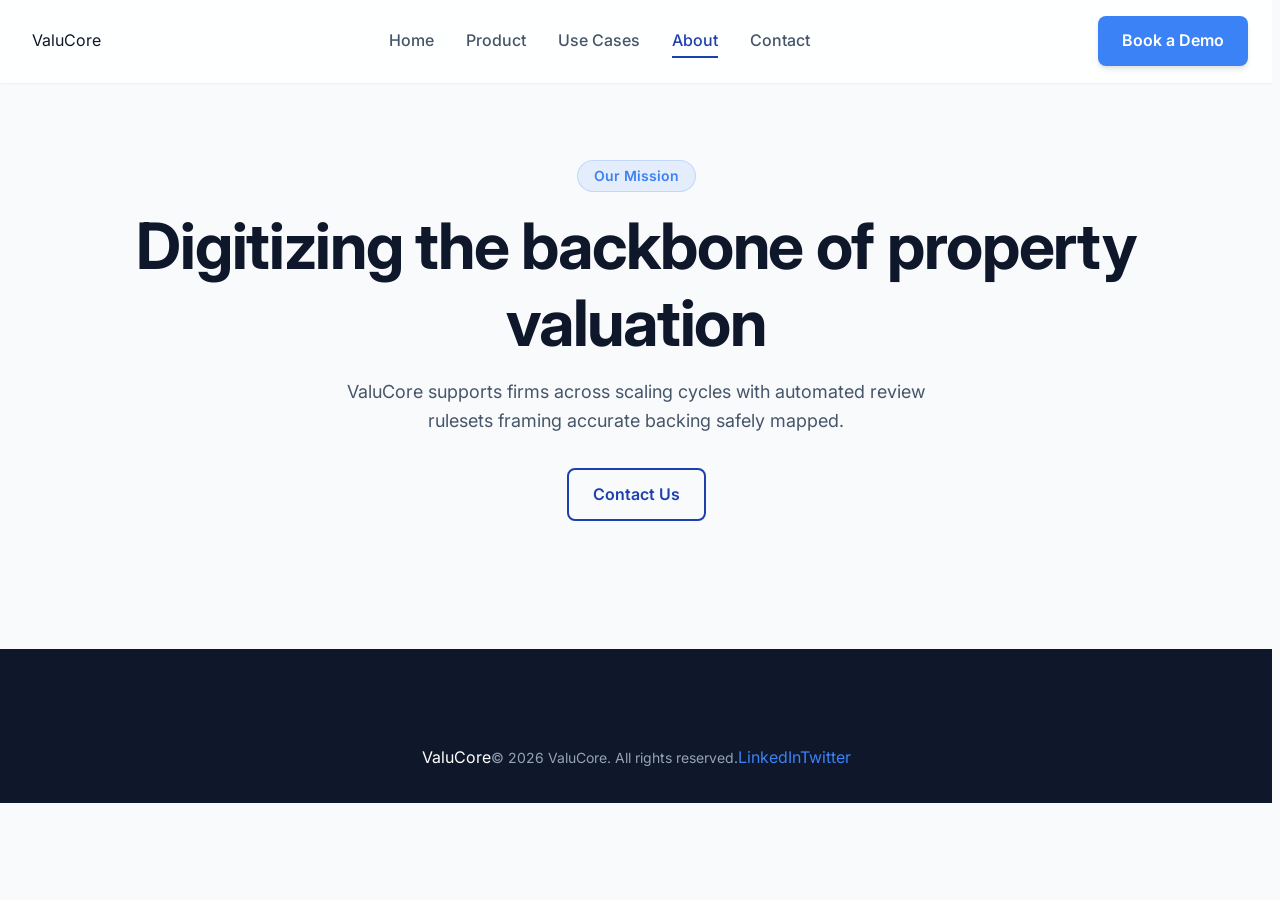
<file: valucore-site/about.html>
<!DOCTYPE html>
<html lang="en">
<head>
    <meta charset="UTF-8">
    <meta name="viewport" content="width=device-width, initial-scale=1.0">
    <meta name="description" content="Learn about ValuCore's mission to streamline property valuation workflows for digital modern firms.">
    <title>About Us | ValuCore</title>
    <link href="https://fonts.googleapis.com/css2?family=Inter:wght@300;400;500;600;700;800&display=swap" rel="stylesheet">
    <link rel="stylesheet" href="style.css">
</head>
<body>
    <div id="scroll-progress" style="width: 0%;"></div>
    <header class="navbar scrolled">
        <div class="container nav-content">
            <div class="logo">ValuCore</div>
            <nav class="nav-links">
                <a href="index.html">Home</a>
                <a href="product.html">Product</a>
                <a href="use-cases.html">Use Cases</a>
                <a href="about.html" class="active">About</a>
                <a href="contact.html">Contact</a>
            </nav>
            <div class="nav-actions">
                <a href="demo.html" class="btn btn-primary">Book a Demo</a>
            </div>
        </div>
    </header>

    <section class="problem-section" style="padding-top: 10rem;">
        <div class="container text-center">
            <span class="badge">Our Mission</span>
            <h1>Digitizing the backbone of property valuation</h1>
            <p style="max-width: 600px; margin: 1rem auto 2rem;">ValuCore supports firms across scaling cycles with automated review rulesets framing accurate backing safely mapped.</p>
            <a href="contact.html" class="btn btn-outline">Contact Us</a>
        </div>
    </section>

    <footer class="footer">
        <div class="container">
            <div class="footer-bottom">
                <div class="logo">ValuCore</div>
                <p>&copy; 2026 ValuCore. All rights reserved.</p>
                <div class="social-links"><a href="#">LinkedIn</a><a href="#">Twitter</a></div>
            </div>
        </div>
    </footer>
</body>
</html>
</file>
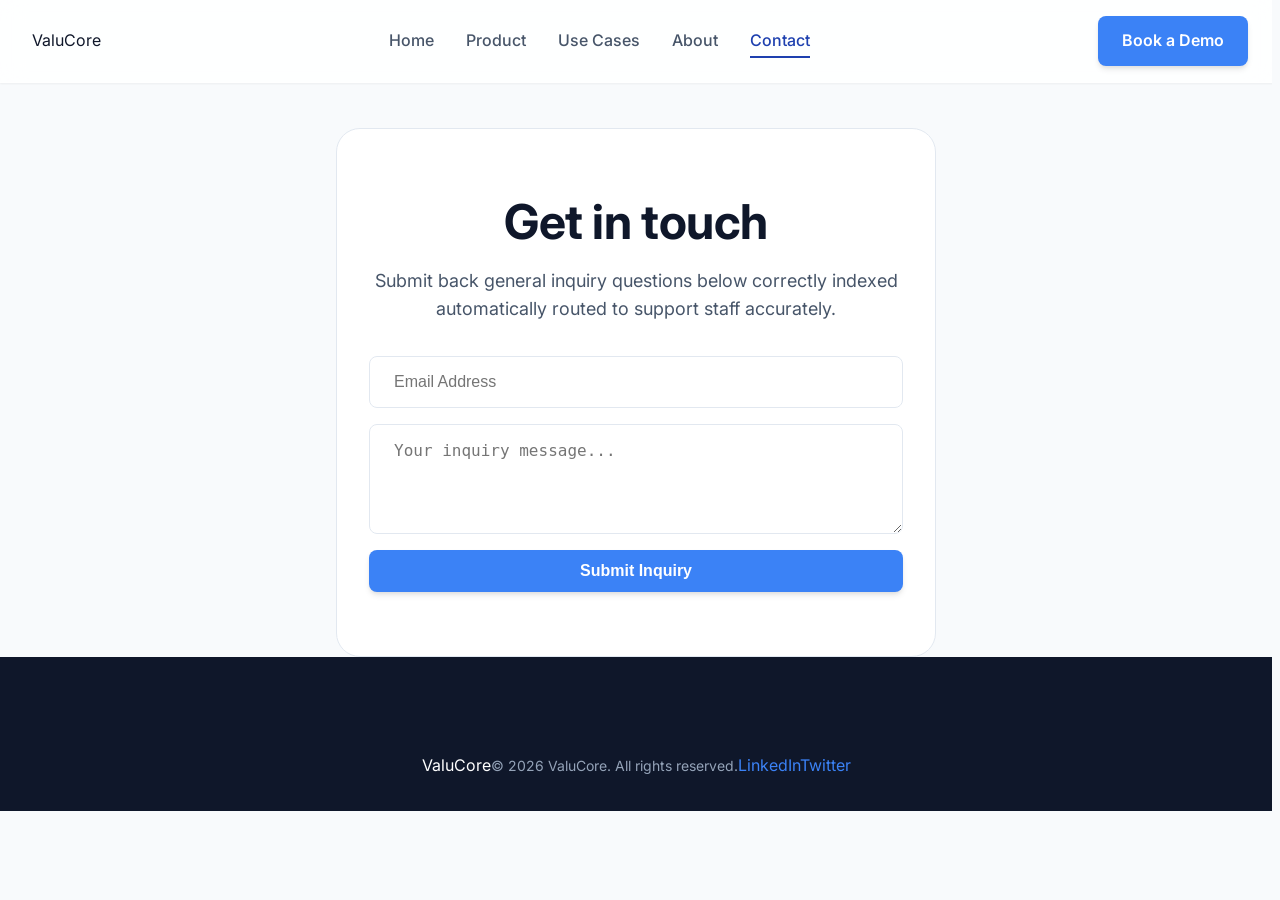
<file: valucore-site/contact.html>
<!DOCTYPE html>
<html lang="en">
<head>
    <meta charset="UTF-8">
    <meta name="viewport" content="width=device-width, initial-scale=1.0">
    <meta name="description" content="Reach out to ValuCore for general inquires or enterprise integration triggers setup securely connected.">
    <title>Contact General Inquires | ValuCore</title>
    <link href="https://fonts.googleapis.com/css2?family=Inter:wght@300;400;500;600;700;800&display=swap" rel="stylesheet">
    <link rel="stylesheet" href="style.css">
</head>
<body>
    <div id="scroll-progress" style="width: 0%;"></div>
    <header class="navbar scrolled">
        <div class="container nav-content">
            <div class="logo">ValuCore</div>
            <nav class="nav-links">
                <a href="index.html">Home</a>
                <a href="product.html">Product</a>
                <a href="use-cases.html">Use Cases</a>
                <a href="about.html">About</a>
                <a href="contact.html" class="active">Contact</a>
            </nav>
            <div class="nav-actions">
                <a href="demo.html" class="btn btn-primary">Book a Demo</a>
            </div>
        </div>
    </header>

    <section class="cta-section" style="padding-top: 12rem;">
        <div class="container">
            <div class="cta-box glass-panel text-center" style="max-width: 600px; margin: 0 auto;">
                <h2>Get in touch</h2>
                <p>Submit back general inquiry questions below correctly indexed automatically routed to support staff accurately.</p>
                <form class="demo-form" style="margin-top: 2rem; display: flex; flex-direction: column; gap:1rem;">
                    <input type="email" placeholder="Email Address" required class="form-input">
                    <textarea placeholder="Your inquiry message..." class="form-input" rows="4" style="resize:vertical;"></textarea>
                    <button type="submit" class="btn btn-primary" style="width: 100%;">Submit Inquiry</button>
                </form>
            </div>
        </div>
    </section>

    <footer class="footer">
        <div class="container">
            <div class="footer-bottom">
                <div class="logo">ValuCore</div>
                <p>&copy; 2026 ValuCore. All rights reserved.</p>
                <div class="social-links"><a href="#">LinkedIn</a><a href="#">Twitter</a></div>
            </div>
        </div>
    </footer>
</body>
</html>
</file>
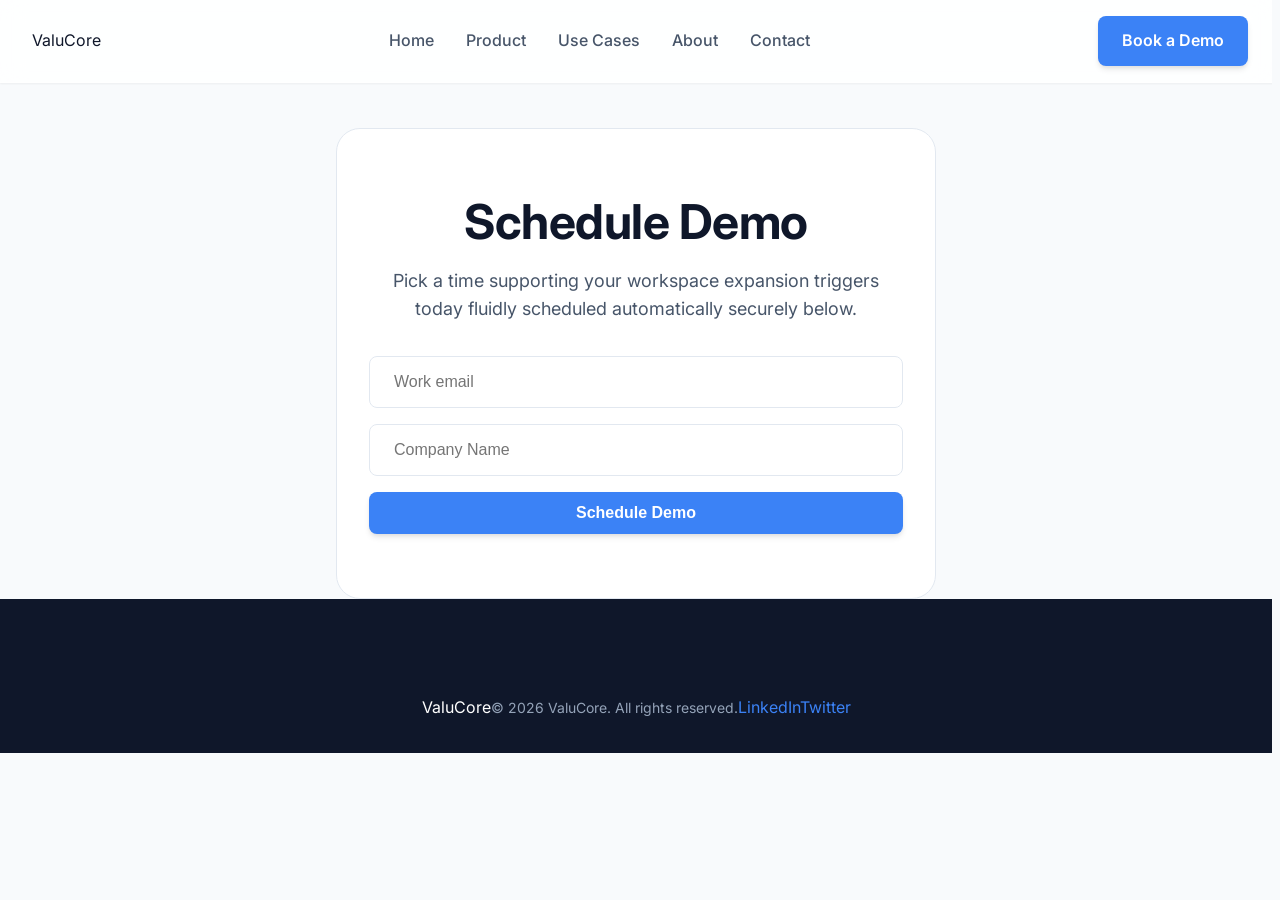
<file: valucore-site/demo.html>
<!DOCTYPE html>
<html lang="en">
<head>
    <meta charset="UTF-8">
    <meta name="viewport" content="width=device-width, initial-scale=1.0">
    <meta name="description" content="Schedule a live personalized workflow schedule request to inspect custom operations triggers.">
    <title>Schedule Demo | ValuCore</title>
    <link href="https://fonts.googleapis.com/css2?family=Inter:wght@300;400;500;600;700;800&display=swap" rel="stylesheet">
    <link rel="stylesheet" href="style.css">
</head>
<body>
    <div id="scroll-progress" style="width: 0%;"></div>
    
    <!-- Navigation -->
    <header class="navbar scrolled">
        <div class="container nav-content">
            <div class="logo">ValuCore</div>
            <nav class="nav-links">
                <a href="index.html">Home</a>
                <a href="product.html">Product</a>
                <a href="use-cases.html">Use Cases</a>
                <a href="#about">About</a>
                <a href="contact.html">Contact</a>
            </nav>
            <div class="nav-actions">
                <a href="demo.html" class="btn btn-primary">Book a Demo</a>
            </div>
        </div>
    </header>

    <!-- Subpage Hero -->
    <section class="cta-section" style="padding-top: 12rem;">
        <div class="container">
            <div class="cta-box glass-panel text-center" style="max-width: 600px; margin: 0 auto;">
                <h2>Schedule Demo</h2>
                <p>Pick a time supporting your workspace expansion triggers today fluidly scheduled automatically securely below.</p>
                <form class="demo-form" style="margin-top: 2rem; display: flex; flex-direction: column; gap:1rem;">
                    <input type="email" placeholder="Work email" required class="form-input">
                    <input type="text" placeholder="Company Name" class="form-input">
                    <button type="submit" class="btn btn-primary" style="width: 100%;">Schedule Demo</button>
                </form>
            </div>
        </div>
    </section>

    <!-- Generic Footer -->
    <footer class="footer">
        <div class="container">
            <div class="footer-bottom">
                <div class="logo">ValuCore</div>
                <p>&copy; 2026 ValuCore. All rights reserved.</p>
                <div class="social-links"><a href="#">LinkedIn</a><a href="#">Twitter</a></div>
            </div>
        </div>
    </footer>
</body>
</html>
</file>
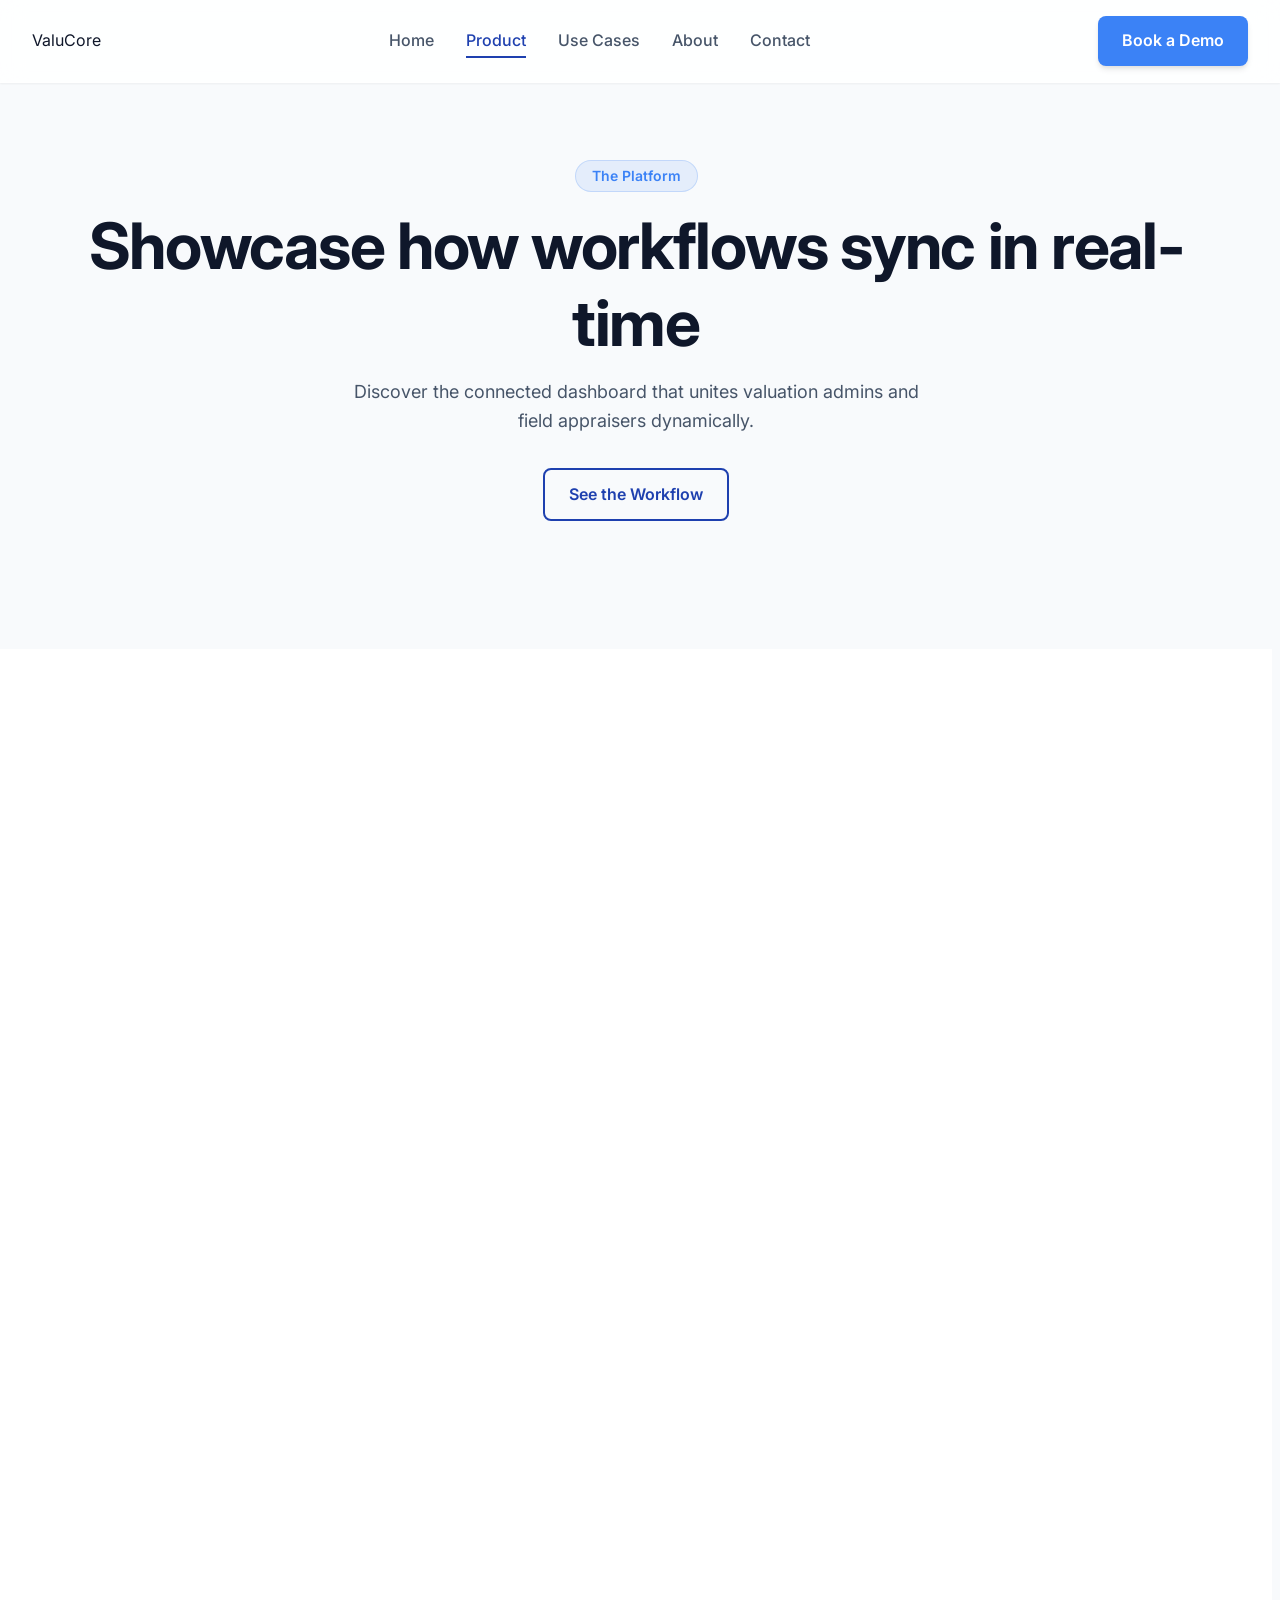
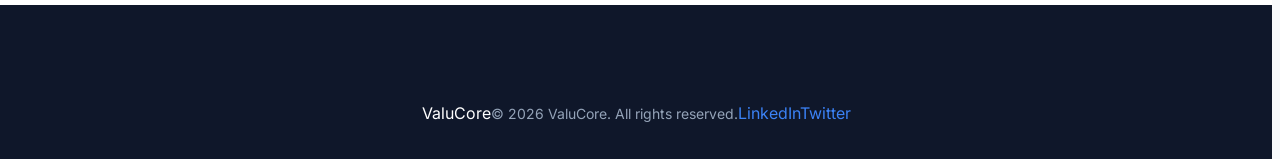
<file: valucore-site/product.html>
<!DOCTYPE html>
<html lang="en">
<head>
    <meta charset="UTF-8">
    <meta name="viewport" content="width=device-width, initial-scale=1.0">
    <meta name="description" content="Explore ValuCore's property appraisal workflow engine, mobile custom checklist triggers, and unified reviewer workspaces.">
    <title>Product & Workflow Engine | ValuCore</title>
    <link href="https://fonts.googleapis.com/css2?family=Inter:wght@300;400;500;600;700;800&display=swap" rel="stylesheet">
    <link rel="stylesheet" href="style.css">
</head>
<body>
    <div id="scroll-progress" style="width: 0%;"></div>
    
    <!-- Navigation -->
    <header class="navbar scrolled">
        <div class="container nav-content">
            <div class="logo">ValuCore</div>
            <nav class="nav-links">
                <a href="index.html">Home</a>
                <a href="product.html" class="active">Product</a>
                <a href="use-cases.html">Use Cases</a>
                <a href="#about">About</a>
                <a href="contact.html">Contact</a>
            </nav>
            <div class="nav-actions">
                <a href="demo.html" class="btn btn-primary">Book a Demo</a>
            </div>
        </div>
    </header>

    <!-- Subpage Hero -->
    <section class="problem-section" style="padding-top: 10rem;">
        <div class="container text-center">
            <span class="badge">The Platform</span>
            <h1>Showcase how workflows sync in real-time</h1>
            <p style="max-width: 600px; margin: 1rem auto 2rem;">Discover the connected dashboard that unites valuation admins and field appraisers dynamically.</p>
            <a href="#features" class="btn btn-outline">See the Workflow</a>
        </div>
    </section>

    <!-- Features Overview -->
    <section id="features" class="solution-section">
        <div class="container">
            <div class="feature-row">
                <div class="feature-content">
                    <h3>Reviewer Console</h3>
                    <p>Dispatch orders, track queue volumes, and review forms inside high-speed grids connecting directly to appraisal models.</p>
                    <ul class="feature-list">
                        <li>Queue assignment algorithms</li>
                        <li>Rule failure highlights</li>
                        <li>Secure portal client sharing</li>
                    </ul>
                </div>
                <div class="feature-image">
                    <img src="dashboard.png" alt="Product console grid" class="feature-img">
                </div>
            </div>
        </div>
    </section>

    <!-- Generic Footer -->
    <footer class="footer">
        <div class="container">
            <div class="footer-bottom">
                <div class="logo">ValuCore</div>
                <p>&copy; 2026 ValuCore. All rights reserved.</p>
                <div class="social-links"><a href="#">LinkedIn</a><a href="#">Twitter</a></div>
            </div>
        </div>
    </footer>
</body>
</html>
</file>
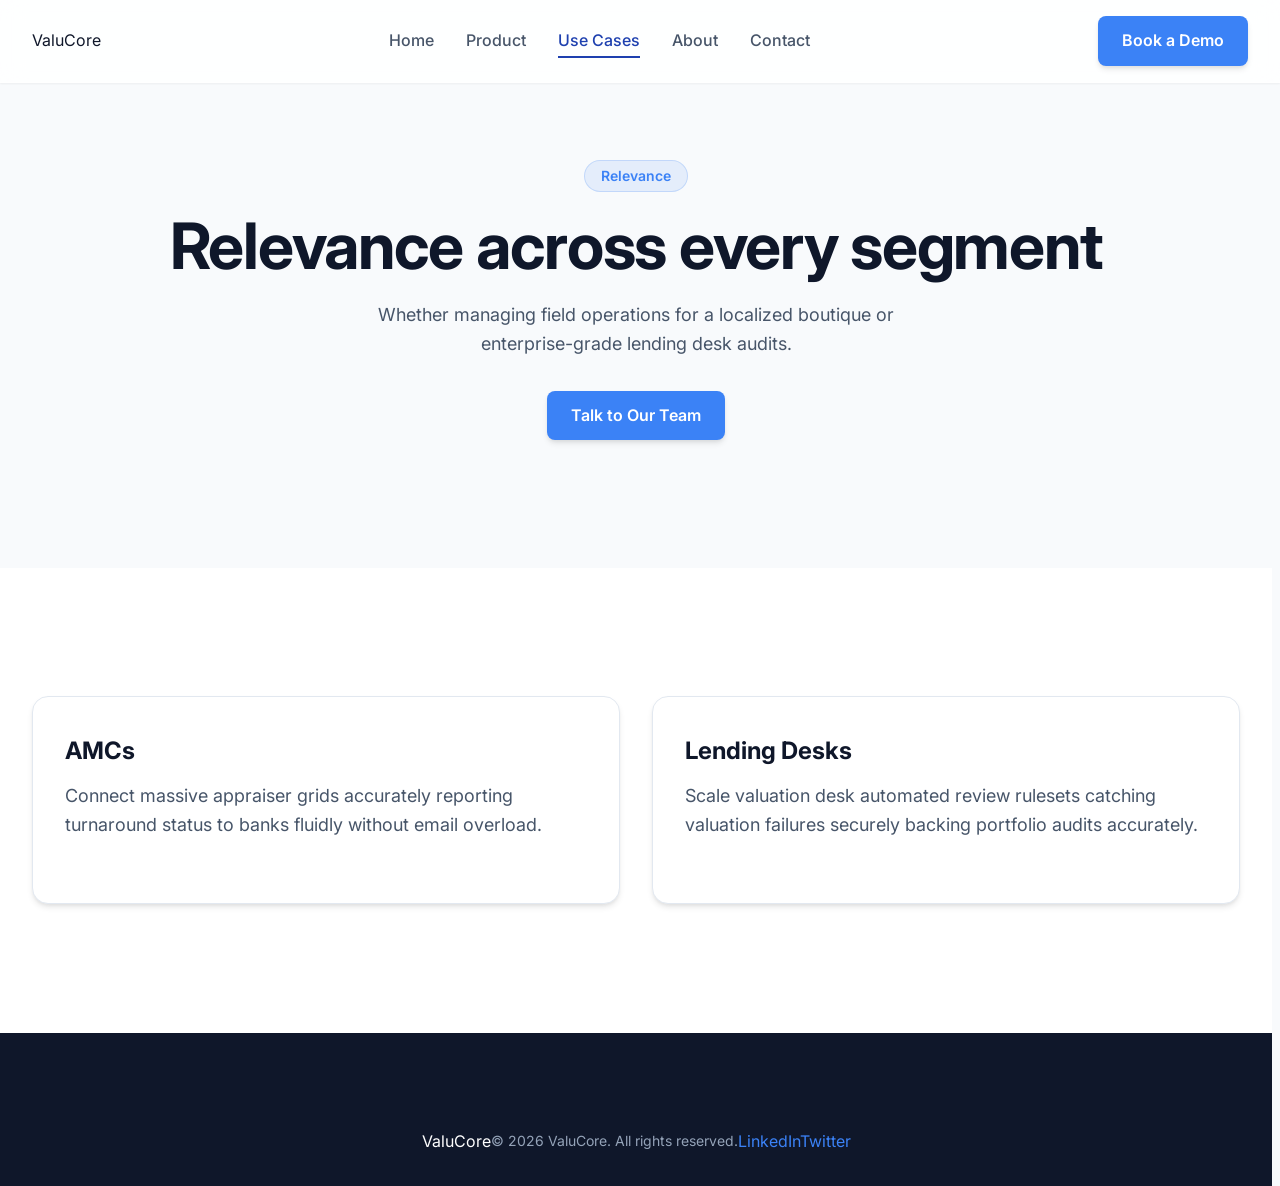
<file: valucore-site/use-cases.html>
<!DOCTYPE html>
<html lang="en">
<head>
    <meta charset="UTF-8">
    <meta name="viewport" content="width=device-width, initial-scale=1.0">
    <meta name="description" content="Target segment workflows for Appraisal Management Companies, commercial firms, and banks using ValuCore infrastructure.">
    <title>Use Cases & Segments | ValuCore</title>
    <link href="https://fonts.googleapis.com/css2?family=Inter:wght@300;400;500;600;700;800&display=swap" rel="stylesheet">
    <link rel="stylesheet" href="style.css">
</head>
<body>
    <div id="scroll-progress" style="width: 0%;"></div>
    
    <!-- Navigation -->
    <header class="navbar scrolled">
        <div class="container nav-content">
            <div class="logo">ValuCore</div>
            <nav class="nav-links">
                <a href="index.html">Home</a>
                <a href="product.html">Product</a>
                <a href="use-cases.html" class="active">Use Cases</a>
                <a href="#about">About</a>
                <a href="contact.html">Contact</a>
            </nav>
            <div class="nav-actions">
                <a href="demo.html" class="btn btn-primary">Book a Demo</a>
            </div>
        </div>
    </header>

    <!-- Subpage Hero -->
    <section class="problem-section" style="padding-top: 10rem;">
        <div class="container text-center">
            <span class="badge">Relevance</span>
            <h1>Relevance across every segment</h1>
            <p style="max-width: 600px; margin: 1rem auto 2rem;">Whether managing field operations for a localized boutique or enterprise-grade lending desk audits.</p>
            <a href="contact.html" class="btn btn-primary">Talk to Our Team</a>
        </div>
    </section>

    <!-- Cards section -->
    <section class="solution-section bg-light">
        <div class="container">
            <div class="grid-3">
                <div class="card problem-card visible">
                    <h3>AMCs</h3>
                    <p>Connect massive appraiser grids accurately reporting turnaround status to banks fluidly without email overload.</p>
                </div>
                <div class="card problem-card visible">
                    <h3>Lending Desks</h3>
                    <p>Scale valuation desk automated review rulesets catching valuation failures securely backing portfolio audits accurately.</p>
                </div>
            </div>
        </div>
    </section>

    <footer class="footer">
        <div class="container">
            <div class="footer-bottom">
                <div class="logo">ValuCore</div>
                <p>&copy; 2026 ValuCore. All rights reserved.</p>
                <div class="social-links"><a href="#">LinkedIn</a><a href="#">Twitter</a></div>
            </div>
        </div>
    </footer>
</body>
</html>
</file>
<file: valucore-site/style.css>
:root {
    --primary: #1E40AF; /* deep tech blue */
    --primary-light: #3B82F6; /* vibrant blue */
    --primary-dark: #1E3A8A; /* navy */
    --accent: #60A5FA; /* light blue accent */
    --background: #F8FAFC;
    --surface: #FFFFFF;
    --surface-glass: rgba(255, 255, 255, 0.85);
    --text-primary: #0F172A;
    --text-secondary: #475569;
    --text-muted: #94A3B8;
    --border: #E2E8F0;
    --success: #10B981;
    --warning: #F59E0B;
    --shadow-sm: 0 1px 2px 0 rgba(0, 0, 0, 0.05);
    --shadow-md: 0 4px 6px -1px rgba(0, 0, 0, 0.1), 0 2px 4px -1px rgba(0, 0, 0, 0.06);
    --shadow-lg: 0 10px 15px -3px rgba(0, 0, 0, 0.1), 0 4px 6px -2px rgba(0, 0, 0, 0.05);
    --shadow-blue: 0 10px 25px -5px rgba(59, 130, 246, 0.4);
    --radius-md: 0.5rem;
    --radius-lg: 1rem;
    --radius-xl: 1.5rem;
    --transition: all 0.4s cubic-bezier(0.25, 1, 0.5, 1); /* Smoother transition curve */
}

/* Reset & Base */
* {
    margin: 0;
    padding: 0;
    box-sizing: border-box;
}

html {
    scrollbar-gutter: stable;
}

body {
    font-family: 'Inter', -apple-system, BlinkMacSystemFont, "Segoe UI", Roboto, Helvetica, Arial, sans-serif;
    background-color: var(--background);
    color: var(--text-primary);
    line-height: 1.6;
    overflow-x: hidden;
}

/* Sleek Custom Scrollbar */
::-webkit-scrollbar {
    width: 8px;
}
::-webkit-scrollbar-track {
    background: var(--background);
}
::-webkit-scrollbar-thumb {
    background: #CBD5E1;
    border-radius: 4px;
    border: 2px solid var(--background);
    transition: background 0.3s;
}
::-webkit-scrollbar-thumb:hover {
    background: var(--primary-light);
}

a {
    text-decoration: none;
    color: var(--primary-light);
    transition: var(--transition);
}

img {
    max-width: 100%;
    height: auto;
}

ul {
    list-style: none;
}

.container {
    width: 100%;
    max-width: 1280px;
    margin: 0 auto;
    padding: 0 2rem;
}

/* Typography */
h1, h2, h3, h4 {
    color: var(--text-primary);
    font-weight: 700;
    line-height: 1.2;
    margin-bottom: 1rem;
}

h1 {
    font-size: clamp(2.5rem, 5vw, 4rem);
    letter-spacing: -0.02em;
}

h2 {
    font-size: clamp(2rem, 4vw, 3rem);
    letter-spacing: -0.01em;
}

h3 {
    font-size: 1.5rem;
}

p {
    color: var(--text-secondary);
    font-size: 1.125rem;
    margin-bottom: 1.5rem;
}

/* Utilities */
.text-center { text-align: center; }
.text-white, .text-white p, .text-white h2 { color: #FFFFFF; }
.bg-light { background-color: var(--background); }
.bg-blue { background-color: var(--primary); }
.gradient-bg {
    background: linear-gradient(135deg, var(--primary-dark) 0%, var(--primary) 50%, var(--primary-light) 100%);
    position: relative;
    overflow: hidden;
}

/* Buttons */
.btn {
    display: inline-flex;
    align-items: center;
    justify-content: center;
    padding: 0.75rem 1.5rem;
    font-weight: 600;
    border-radius: var(--radius-md);
    transition: transform 0.4s cubic-bezier(0.175, 0.885, 0.32, 1.275), box-shadow 0.3s ease, background 0.3s ease;
    cursor: pointer;
    border: none;
    font-size: 1rem;
    position: relative;
    overflow: hidden;
    z-index: 1;
}

.btn::after {
    content: '';
    position: absolute;
    inset: 0;
    background: rgba(255, 255, 255, 0.1);
    transform: scaleX(0);
    transform-origin: right;
    transition: transform 0.4s ease;
    z-index: -1;
}

.btn:hover::after {
    transform: scaleX(1);
    transform-origin: left;
}

.btn:hover {
    transform: translateY(-4px) scale(1.02);
}

.btn-large {
    padding: 1rem 2rem;
    font-size: 1.125rem;
}

.btn-primary {
    background-color: var(--primary-light);
    color: white;
    box-shadow: var(--shadow-md);
}

.btn-primary:hover {
    background-color: var(--primary);
    color: white;
    box-shadow: var(--shadow-blue);
}

.btn-outline {
    background-color: transparent;
    color: var(--primary);
    border: 2px solid var(--primary);
}

.btn-outline:hover {
    background-color: var(--primary);
    color: white;
    box-shadow: var(--shadow-md);
}

/* Grid System */
.grid-3 {
    display: grid;
    grid-template-columns: repeat(auto-fit, minmax(300px, 1fr));
    gap: 2rem;
}

/* Navbar */
.navbar {
    position: fixed;
    top: 0;
    left: 0;
    width: 100%;
    z-index: 1000;
    padding: 1.5rem 0;
    transition: var(--transition);
    background: transparent;
}

.navbar.scrolled {
    background: var(--surface-glass);
    backdrop-filter: blur(12px);
    -webkit-backdrop-filter: blur(12px);
    padding: 1rem 0;
    box-shadow: var(--shadow-sm);
    border-bottom: 1px solid rgba(255, 255, 255, 0.3);
}

.nav-content {
    display: flex;
    justify-content: space-between;
    align-items: center;
}

.logo {
    display: flex;
    align-items: center;
}

.logo img {
    height: 40px;
    width: auto;
    object-fit: contain;
    transition: transform 0.3s ease;
}

.logo img:hover {
    transform: scale(1.05);
}

.nav-links {
    display: none;
}

@media (min-width: 768px) {
    .nav-links {
        display: flex;
        gap: 2rem;
    }
}

.nav-links a {
    color: var(--text-secondary);
    font-weight: 500;
    position: relative;
}

.nav-links a:hover, .nav-links a.active {
    color: var(--primary);
}

.nav-links a::after {
    content: '';
    position: absolute;
    bottom: -4px;
    left: 0;
    width: 0%;
    height: 2px;
    background-color: var(--primary);
    transition: var(--transition);
}

.nav-links a:hover::after, .nav-links a.active::after {
    width: 100%;
}

/* Hero Section */
.hero {
    position: relative;
    padding: 10rem 0 6rem;
    min-height: 100vh;
    display: flex;
    align-items: center;
    overflow: hidden;
    background: linear-gradient(180deg, #F0F5FF 0%, var(--background) 100%);
}

.hero-content {
    display: grid;
    grid-template-columns: 1fr;
    gap: 4rem;
    align-items: center;
    z-index: 2;
    position: relative;
}

@media (min-width: 1024px) {
    .hero-content {
        grid-template-columns: 1fr 1fr;
    }
}

.hero-text h1 {
    background: linear-gradient(135deg, var(--primary-dark) 20%, var(--primary-light) 80%);
    -webkit-background-clip: text;
    -webkit-text-fill-color: transparent;
    background-clip: text;
}

.hero-cta {
    display: flex;
    gap: 1rem;
    flex-wrap: wrap;
    margin-top: 2rem;
}

.hero-image {
    width: 100%;
    max-width: 550px;
    height: auto;
    animation: float 6s ease-in-out infinite;
    filter: drop-shadow(0 20px 40px rgba(59, 130, 246, 0.12));
    transition: transform 0.4s cubic-bezier(0.175, 0.885, 0.32, 1.275);
    display: block;
    margin: 0 auto;
}

.hero-image:hover {
    transform: translateY(-8px) scale(1.03);
}

/* Animations */
.fade-in-up {
    opacity: 0;
    transform: translateY(40px);
    animation: fadeInUp 1s cubic-bezier(0.22, 1, 0.36, 1) forwards;
}

.fade-in {
    opacity: 0;
    animation: fadeIn 1.2s ease-out forwards;
}

.delay-1 { animation-delay: 0.2s; }
.delay-2 { animation-delay: 0.4s; }
.delay-3 { animation-delay: 0.6s; }

@keyframes fadeInUp {
    to { 
        opacity: 1; 
        transform: translateY(0); 
    }
}

@keyframes fadeIn {
    to { opacity: 1; }
}

/* Floating Animations for tech feel */
@keyframes float {
    0% { transform: translateY(0px) rotate(0deg); }
    50% { transform: translateY(-15px) rotate(1deg); }
    100% { transform: translateY(0px) rotate(0deg); }
}

@keyframes float-slow {
    0% { transform: translateY(0px) rotate(0deg); }
    50% { transform: translateY(-8px) rotate(-0.5deg); }
    100% { transform: translateY(0px) rotate(0deg); }
}

@keyframes pulse-glow {
    0% { box-shadow: 0 0 0 0 rgba(59, 130, 246, 0.4); }
    70% { box-shadow: 0 0 0 15px rgba(59, 130, 246, 0); }
    100% { box-shadow: 0 0 0 0 rgba(59, 130, 246, 0); }
}

/* Glass Panel Mockup elements */
.glass-panel {
    background: rgba(255, 255, 255, 0.6);
    backdrop-filter: blur(20px);
    -webkit-backdrop-filter: blur(20px);
    border: 1px solid rgba(255, 255, 255, 0.9);
    border-radius: var(--radius-xl);
    box-shadow: 0 25px 50px -12px rgba(30, 64, 175, 0.15);
    overflow: hidden;
    position: relative;
    animation: float 6s ease-in-out infinite;
    transition: transform 0.3s ease, box-shadow 0.3s ease;
}

.glass-panel:hover {
    transform: translateY(-5px) scale(1.01);
    box-shadow: 0 30px 60px -12px rgba(30, 64, 175, 0.2);
}

.glass-panel::before {
    content: '';
    position: absolute;
    top: 0;
    left: -100%;
    width: 50%;
    height: 100%;
    background: linear-gradient(to right, rgba(255,255,255,0), rgba(255,255,255,0.4), rgba(255,255,255,0));
    transform: skewX(-20deg);
    animation: shine 6s infinite;
}

@keyframes shine {
    0% { left: -100%; }
    20% { left: 200%; }
    100% { left: 200%; }
}

.panel-header {
    background: rgba(255, 255, 255, 0.8);
    padding: 1rem;
    border-bottom: 1px solid rgba(255, 255, 255, 0.5);
}

.dots { display: flex; gap: 6px; }
.dots span {
    width: 10px; height: 10px; border-radius: 50%;
    background: #E2E8F0;
}
.dots span:nth-child(1) { background: #EF4444; }
.dots span:nth-child(2) { background: #F59E0B; }
.dots span:nth-child(3) { background: #10B981; }

.panel-body { padding: 1.5rem; height: 400px; }

.dashboard-mockup {
    display: flex; gap: 1rem; height: 100%;
}

.mockup-sidebar {
    width: 60px; height: 100%;
    background: rgba(30, 64, 175, 0.05);
    border-radius: var(--radius-md);
}

.mockup-main {
    flex: 1; display: flex; flex-direction: column; gap: 1rem;
}

.mockup-card {
    height: 120px;
    background: linear-gradient(90deg, #F8FAFC 0%, #FFFFFF 100%);
    border-radius: var(--radius-md);
    box-shadow: var(--shadow-sm);
}

.mockup-row {
    flex: 1; display: flex; gap: 1rem;
}

.mockup-col {
    flex: 1;
    background: #FFFFFF;
    border-radius: var(--radius-md);
    box-shadow: var(--shadow-sm);
}

/* Background Shapes for modern feel */
.bg-shape {
    position: absolute;
    border-radius: 50%;
    filter: blur(80px);
    z-index: 1;
    opacity: 0.5;
}

.shape-1 {
    top: -10%; right: -5%;
    width: 500px; height: 500px;
    background: var(--primary-light);
    opacity: 0.15;
}

.shape-2 {
    bottom: -10%; left: -5%;
    width: 600px; height: 600px;
    background: var(--accent);
    opacity: 0.1;
}

/* Trust Section */
.trust-section {
    padding: 3rem 0;
    background: white;
    border-bottom: 1px solid var(--border);
}

.trust-section h2 {
    font-size: 1.125rem;
    text-align: center;
    color: var(--text-muted);
    font-weight: 500;
    margin-bottom: 2rem;
}

.logo-grid {
    display: flex;
    justify-content: center;
    gap: 3rem;
    flex-wrap: wrap;
    opacity: 0.6;
}

.trust-logo {
    font-size: 1.25rem;
    font-weight: 700;
    color: var(--text-secondary);
    letter-spacing: 1px;
}

/* Sections Base */
section[id] { scroll-margin-top: 80px; }
.section-header { margin-bottom: 4rem; }
.badge {
    display: inline-block;
    padding: 0.25rem 1rem;
    background: rgba(59, 130, 246, 0.1);
    color: var(--primary-light);
    border-radius: 2rem;
    font-size: 0.875rem;
    font-weight: 600;
    margin-bottom: 1rem;
    border: 1px solid rgba(59, 130, 246, 0.2);
}

/* Cards */
.card {
    background: var(--surface);
    border-radius: var(--radius-lg);
    padding: 2.5rem 2rem;
    box-shadow: var(--shadow-md);
    border: 1px solid var(--border);
    transition: var(--transition);
    opacity: 0;
    transform: translateY(30px);
    position: relative;
    overflow: hidden; /* For Spotlight effect */
}

.card.visible {
    opacity: 1;
    transform: translateY(0);
}

/* Spotlight Effect on Border/Background */
.card::before {
    content: '';
    position: absolute;
    inset: -1px;
    background: radial-gradient(350px circle at var(--mouse-x, 50%) var(--mouse-y, 50%), rgba(59, 130, 246, 0.12), transparent 70%);
    opacity: 0;
    transition: opacity 0.4s ease;
    pointer-events: none;
    z-index: 0;
}

.card:hover::before {
    opacity: 1;
}

.card:hover {
    transform: translateY(-8px);
    box-shadow: var(--shadow-lg), 0 12px 24px -10px rgba(59, 130, 246, 0.2);
    border-color: var(--primary-light);
}

.card > * {
    position: relative;
    z-index: 1; /* Keep content above spotlight */
}

.icon-box {
    width: 48px;
    height: 48px;
    border-radius: 12px;
    display: flex;
    align-items: center;
    justify-content: center;
    font-size: 1.5rem;
    font-weight: bold;
    margin-bottom: 1.5rem;
}

.icon-box.warning { background: rgba(59, 130, 246, 0.1); color: var(--primary-light); }

.problem-section { padding: 8rem 0; }

/* Features / Solutions */
.solution-section { padding: 8rem 0; background: white; }

.feature-row {
    display: grid;
    grid-template-columns: 1fr;
    gap: 4rem;
    align-items: center;
    margin-bottom: 8rem;
    opacity: 0;
    transform: translateY(30px);
    transition: opacity 0.8s, transform 0.8s;
}

.feature-row.visible {
    opacity: 1; transform: translateY(0);
}

@media (min-width: 1024px) {
    .feature-row {
        grid-template-columns: 1fr 1fr;
        align-items: flex-start;
    }
    .feature-content {
        position: sticky;
        top: 120px;
        padding-bottom: 3rem;
    }
    .feature-row.reverse .feature-content {
        order: 2;
    }
    .feature-row.reverse .feature-image {
        order: 1;
    }
}

.feature-list { margin-top: 1.5rem; }
.feature-list li {
    position: relative;
    padding-left: 2rem;
    margin-bottom: 1rem;
    color: var(--text-secondary);
}
.feature-list li::before {
    content: '✓';
    position: absolute; left: 0; top: 0;
    color: var(--success);
    font-weight: bold;
    background: #D1FAE5;
    width: 20px; height: 20px;
    border-radius: 50%;
    display: flex; align-items: center; justify-content: center;
    font-size: 0.75rem;
}

.mockup-panel {
    height: 350px;
    background: linear-gradient(135deg, #F1F5F9 0%, #E2E8F0 100%);
    border: 1px solid white;
}

/* Benefits Section */
.benefits-section { padding: 6rem 0; position: relative; }
.benefits-section::after {
    content: '';
    position: absolute; top: 0; left: 0; width: 100%; height: 100%;
    background: url('data:image/svg+xml;utf8,<svg width="20" height="20" xmlns="http://www.w3.org/2000/svg"><circle cx="2" cy="2" r="2" fill="rgba(255,255,255,0.05)"/></svg>') repeat;
}

.stats-grid { margin-top: 4rem; position: relative; z-index: 2; }
.stat-item {
    padding: 2rem;
    border: 1px solid rgba(255, 255, 255, 0.2);
    border-radius: var(--radius-lg);
    background: rgba(255, 255, 255, 0.1);
    backdrop-filter: blur(10px);
    transform: translateY(20px);
    opacity: 0;
    transition: all 0.6s;
}

.stat-item.visible { opacity: 1; transform: translateY(0); }
.stat-value {
    font-size: 3.5rem; font-weight: 800;
    background: linear-gradient(to right, #FFFFFF, #93C5FD);
    -webkit-background-clip: text;
    background-clip: text;
    -webkit-text-fill-color: transparent;
    line-height: 1; margin-bottom: 0.5rem;
}

/* CTA Section */
.cta-section { padding: -4rem 0 8rem; margin-top: -4rem; position: relative; z-index: 10; }
.cta-box {
    padding: 4rem 2rem; text-align: center;
    background: var(--surface);
    border: 1px solid var(--border);
    box-shadow: var(--shadow-xl);
}

.form-wrapper { max-width: 500px; margin: 2rem auto 0; }
.demo-form { display: flex; gap: 0.5rem; flex-wrap: wrap; }
.form-input {
    flex: 1; min-width: 250px;
    padding: 1rem 1.5rem;
    border: 1px solid var(--border);
    border-radius: var(--radius-md);
    font-size: 1rem;
    outline: none; transition: var(--transition);
}
.form-input:focus { border-color: var(--primary-light); box-shadow: 0 0 0 3px rgba(59, 130, 246, 0.2); }

/* Footer */
.footer { background: var(--text-primary); color: white; padding: 4rem 0 2rem; }
.footer-grid {
    display: grid;
    grid-template-columns: repeat(auto-fit, minmax(180px, 1fr));
    gap: 3rem;
    padding-bottom: 3rem;
    border-bottom: 1px solid rgba(255, 255, 255, 0.1);
}

.footer-brand .footer-tagline {
    margin-top: 1rem;
    max-width: 320px;
    font-size: 0.95rem;
    color: var(--text-muted);
    line-height: 1.5;
}

.footer-nav, .footer-social {
    display: flex;
    flex-direction: column;
    gap: 0.8rem;
}

.footer-nav h4, .footer-social h4 {
    font-size: 1.1rem;
    font-weight: 700;
    margin-bottom: 0.8rem;
    color: white;
}

.footer-nav a, .footer-social a {
    color: var(--text-muted);
    transition: color 0.3s ease;
    text-decoration: none;
    font-size: 0.95rem;
}

.footer-nav a:hover, .footer-social a:hover {
    color: white;
}

.footer-bottom {
    display: flex;
    justify-content: center;
    align-items: center;
    padding-top: 2rem;
}

.footer p {
    color: var(--text-muted);
    margin: 0;
    font-size: 0.875rem;
}

/* Scroll Progress Bar */
#scroll-progress {
    position: fixed;
    top: 0;
    left: 0;
    width: 0%;
    height: 3px;
    background: linear-gradient(90deg, var(--primary-light), var(--accent));
    z-index: 10001;
    box-shadow: 0 1px 10px rgba(59, 130, 246, 0.3);
}

/* Feature & Workflow Images */
.feature-img {
    width: 100%;
    max-width: 600px;
    height: auto;
    border-radius: var(--radius-lg);
    box-shadow: 0 20px 40px -10px rgba(0,0,0,0.1), 0 10px 20px -5px rgba(59, 130, 246, 0.2);
    transition: transform 0.4s ease, box-shadow 0.4s ease;
    display: block;
}

.feature-img:hover {
    transform: translateY(-8px);
    box-shadow: 0 30px 60px -12px rgba(0,0,0,0.15), 0 15px 30px -10px rgba(59, 130, 246, 0.3);
}

/* Step Cards for Workflow */
.step-card {
    position: relative;
    padding-left: 4.5rem;
    margin-bottom: 2rem;
}

.step-num {
    position: absolute;
    left: 0;
    top: 0rem;
    width: 3rem;
    height: 3rem;
    background: rgba(59, 130, 246, 0.1);
    color: var(--primary-light);
    font-size: 1.25rem;
    font-weight: 800;
    border-radius: 50%;
    display: flex;
    align-items: center;
    justify-content: center;
    border: 2px solid rgba(59, 130, 246, 0.2);
    transition: transform 0.3s ease, background 0.3s ease;
}

.step-card:hover .step-num {
    transform: scale(1.1);
    background: var(--primary-light);
    color: white;
}

/* FAQ Accordion */
.faq-section {
    padding: 8rem 0;
}

.faq-grid {
    max-width: 800px;
    margin: 3rem auto 0;
    display: flex;
    flex-direction: column;
    gap: 1rem;
}

.faq-item {
    border: 1px solid var(--border);
    border-radius: var(--radius-md);
    background: var(--surface);
    overflow: hidden;
    transition: border-color 0.3s, box-shadow 0.3s;
}

.faq-trigger {
    width: 100%;
    padding: 1.5rem 2rem;
    background: none;
    border: none;
    outline: none;
    text-align: left;
    font-size: 1.125rem;
    font-weight: 600;
    color: var(--text-primary);
    cursor: pointer;
    display: flex;
    justify-content: space-between;
    align-items: center;
}

.faq-trigger::after {
    content: '+';
    font-size: 1.5rem;
    color: var(--text-muted);
    transition: transform 0.3s ease;
}

.faq-item.open {
    border-color: var(--primary-light);
    box-shadow: 0 4px 15px rgba(59, 130, 246, 0.08);
}

.faq-item.open .faq-trigger {
    color: var(--primary);
}

.faq-item.open .faq-trigger::after {
    content: '−';
}

.faq-panel {
    max-height: 0;
    overflow: hidden;
    transition: max-height 0.4s cubic-bezier(0.4, 0, 0.2, 1);
    background: rgba(248, 250, 252, 0.5);
}

.faq-item.open .faq-panel {
    max-height: 200px; /* arbitrary height to fit contents */
}

.faq-panel p {
    padding: 1.5rem 2rem;
    margin-bottom: 0;
    font-size: 1rem;
    color: var(--text-secondary);
}

/* Framer Motion Spring Animations Overrides */
.card, .feature-row, .stat-item, .step-card, .faq-item {
    opacity: 0;
    transform: translateY(50px) scale(0.96);
    transition: opacity 1s cubic-bezier(0.2, 0.8, 0.2, 1), 
                transform 1.1s cubic-bezier(0.175, 0.885, 0.32, 1.275) !important;
    will-change: transform, opacity;
}

.card.visible, .feature-row.visible, .stat-item.visible, .step-card.visible, .faq-item.visible {
    opacity: 1 !important;
    transform: translateY(0) scale(1) !important;
}
</file>
